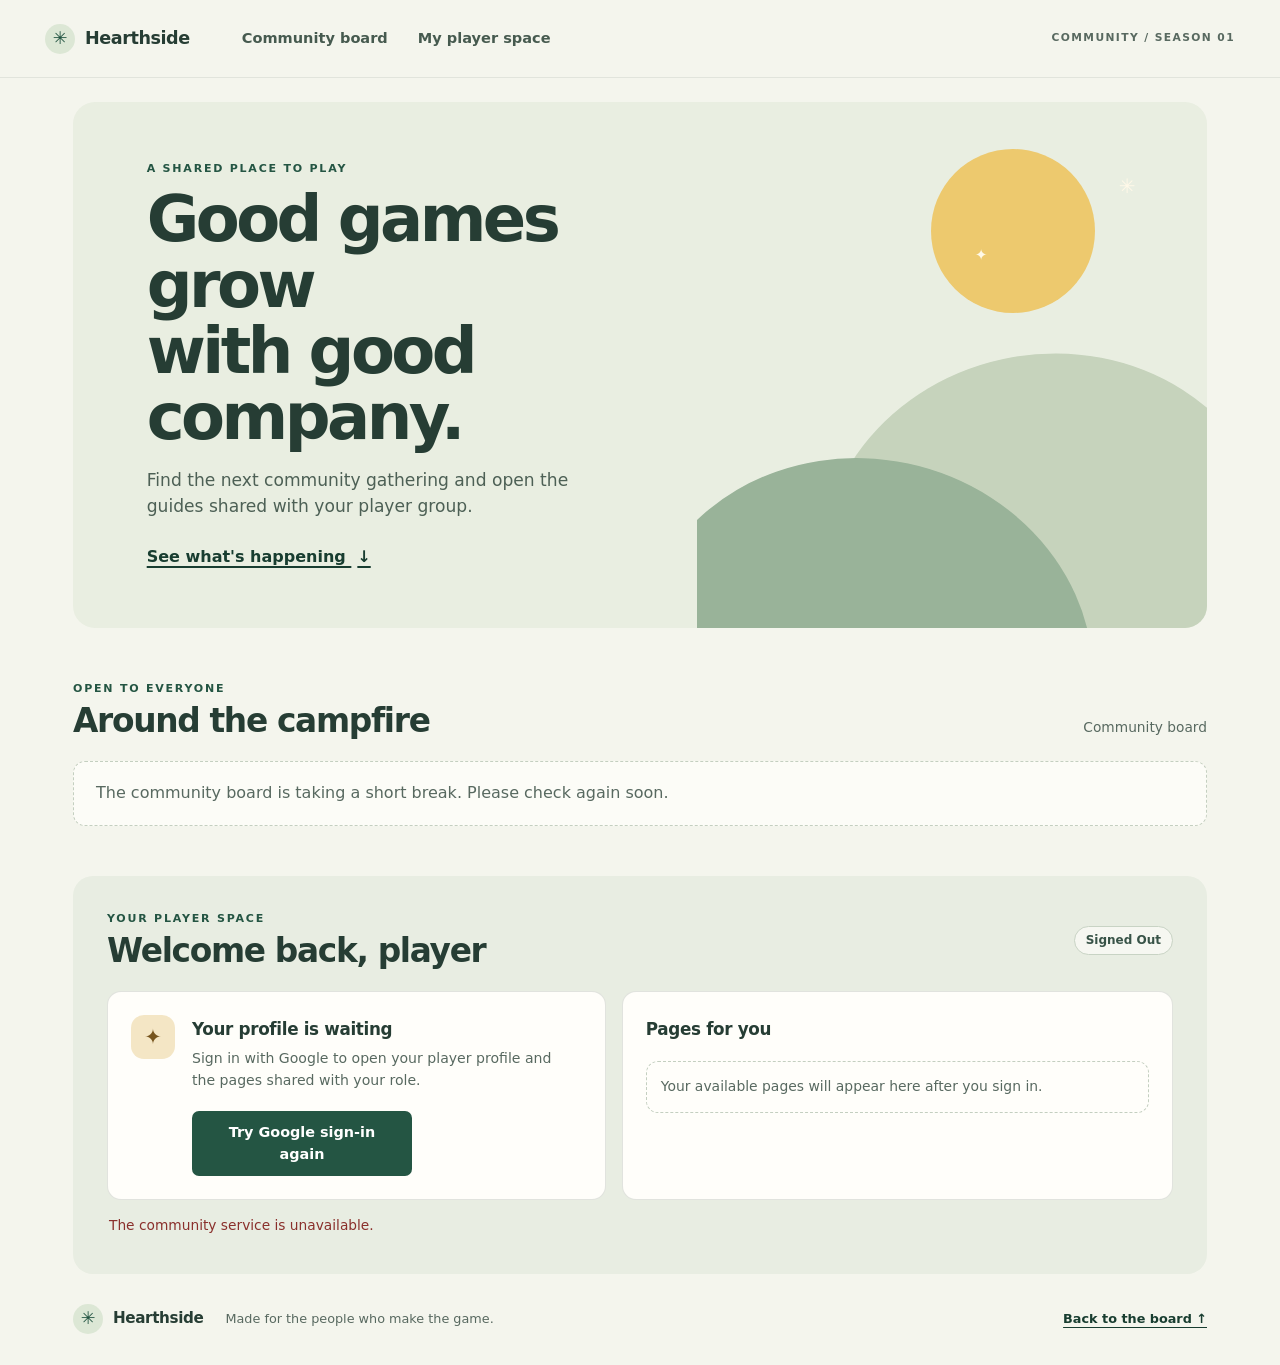
<file: index.html>
<!doctype html>
<html lang="en">
<head>
  <meta charset="utf-8">
  <meta name="viewport" content="width=device-width,initial-scale=1">
  <meta name="referrer" content="strict-origin-when-cross-origin">
  <meta name="theme-color" content="#f4f5ed">
  <title>Hearthside | Community tracker</title>
  <link rel="stylesheet" href="style.css?v=private-pages-1">
  <script src="config.js" defer></script>
  <script src="bridge.js?v=observed-origin-1" defer></script>
  <script src="page-frame.js" defer></script>
  <script src="app.js?v=private-pages-1" defer></script>
</head>
<body>
  <header class="site-header">
    <a class="brand" href="#home" aria-label="Community tracker home"><span class="brand-mark" aria-hidden="true">✳</span> Hearthside</a>
    <nav aria-label="Main navigation"><a href="#board">Community board</a><a href="#player">My player space</a></nav>
    <span class="season-tag">COMMUNITY / SEASON 01</span>
  </header>
  <main id="home">
    <section class="welcome" aria-labelledby="welcome-title">
      <div class="welcome-copy">
        <p class="eyebrow">A SHARED PLACE TO PLAY</p>
        <h1 id="welcome-title">Good games grow<br>with good company.</h1>
        <p class="intro">Find the next community gathering and open the guides shared with your player group.</p>
        <a class="text-link" href="#board">See what's happening <span aria-hidden="true">↓</span></a>
      </div>
      <div class="welcome-art" aria-hidden="true"><div class="sun"></div><div class="hill hill-back"></div><div class="hill hill-front"></div><span class="art-star star-one">✳</span><span class="art-star star-two">✦</span></div>
    </section>

    <section id="board" class="board section-block" aria-labelledby="board-title">
      <div class="section-heading"><div><p class="eyebrow">OPEN TO EVERYONE</p><h2 id="board-title">Around the campfire</h2></div><span class="section-note">Community board</span></div>
      <div id="public-board" class="event-grid" aria-live="polite"><p class="loading">Finding the latest community notes…</p></div>
    </section>

    <section id="player" class="player-space section-block" aria-labelledby="player-title">
      <div class="section-heading"><div><p class="eyebrow">YOUR PLAYER SPACE</p><h2 id="player-title">Welcome back, player</h2></div><span id="account-badge" class="account-badge">Signed out</span></div>
      <div class="player-grid">
        <div class="account-card">
          <div class="avatar" aria-hidden="true">✦</div>
          <div class="account-copy"><h3 id="account-name">Your profile is waiting</h3><p id="account-detail">Sign in with Google to open your player profile and the pages shared with your role.</p></div>
          <div class="account-actions"><div id="sign-in-slot" class="sign-in-slot"><button id="sign-in" class="button-primary" type="button" disabled>Preparing Google sign-in…</button><div id="google-button" class="google-button" aria-label="Google sign-in" hidden></div></div><button id="refresh-profile" class="button-secondary" type="button" hidden>Refresh profile</button><button id="sign-out" class="button-secondary" type="button" hidden>Sign out</button></div>
        </div>
        <div class="shared-pages"><div class="pages-heading"><h3>Pages for you</h3><span id="role-chip" class="role-chip" hidden></span></div><div id="page-list" class="page-list"><p class="empty-state">Your available pages will appear here after you sign in.</p></div></div>
      </div>
      <p id="status" class="status" role="status" aria-live="polite"></p>
      <div id="page-preview" class="page-preview" tabindex="-1" role="region" aria-label="Selected shared page" hidden></div>
    </section>
  </main>
  <footer><a class="brand footer-brand" href="#home"><span class="brand-mark" aria-hidden="true">✳</span> Hearthside</a><span>Made for the people who make the game.</span><a href="#board">Back to the board ↑</a></footer>
</body>
</html>
</file>
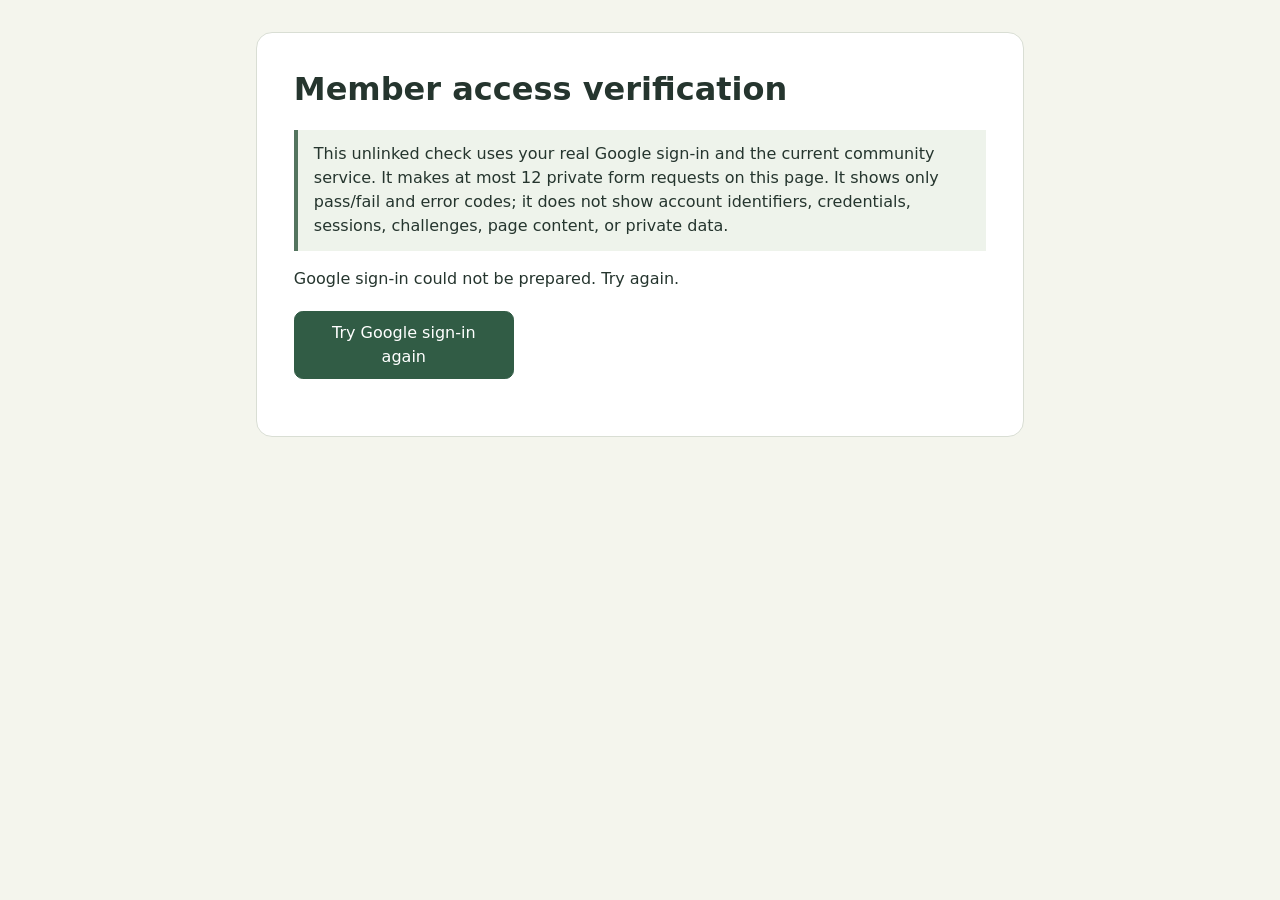
<file: access-verification.html>
<!doctype html>
<html lang="en">
<head>
  <meta charset="utf-8">
  <meta name="viewport" content="width=device-width, initial-scale=1">
  <meta name="referrer" content="strict-origin-when-cross-origin">
  <title>Member access verification</title>
  <style>
    :root { font: 16px/1.5 system-ui, sans-serif; color: #25352e; background: #f4f5ed; }
    body { max-width: 48rem; margin: 0 auto; padding: 2rem 1rem; }
    main { padding: clamp(1.2rem, 4vw, 2.3rem); border: 1px solid #d9ded4; border-radius: 1rem; background: white; }
    h1 { margin-top: 0; line-height: 1.2; }
    p { max-width: 68ch; }
    .note { padding: .8rem 1rem; border-left: .25rem solid #53745e; background: #eef3eb; }
    .sign-in-slot { width: 220px; min-height: 44px; margin: 1.25rem 0; }
    button, input { font: inherit; }
    button { min-height: 44px; padding: .55rem .85rem; border: 1px solid #315c45; border-radius: .55rem; color: white; background: #315c45; cursor: pointer; }
    button:disabled { opacity: .55; cursor: wait; }
    button:focus-visible, input:focus-visible { outline: 3px solid #c07828; outline-offset: 2px; }
    #retry { width: 220px; }
    label { display: block; margin: .9rem 0; font-weight: 600; }
    input { display: block; width: min(100%, 25rem); box-sizing: border-box; margin-top: .25rem; padding: .5rem; border: 1px solid #aab9aa; border-radius: .4rem; }
    ol { padding-left: 1.5rem; }
    li { margin: .4rem 0; }
    [hidden] { display: none !important; }
  </style>
  <script src="config.js"></script>
  <script src="bridge.js?v=observed-origin-1"></script>
</head>
<body>
  <main>
    <h1>Member access verification</h1>
    <p class="note">This unlinked check uses your real Google sign-in and the current community service. It makes at most 12 private form requests on this page. It shows only pass/fail and error codes; it does not show account identifiers, credentials, sessions, challenges, page content, or private data.</p>
    <p id="state" role="status" aria-live="polite">Preparing Google sign-in…</p>
    <div id="sign-in-slot" class="sign-in-slot">
      <button id="retry" type="button" disabled>Preparing Google sign-in…</button>
      <div id="google-button" hidden></div>
    </div>
    <section id="checks" hidden aria-label="Member verification inputs">
      <p>Enter the verified member subject, a different enrolled player's subject, and the seeded moderation item ID. These values stay in this page's memory for one run and are cleared from the fields before requests begin.</p>
      <label>Expected member subject<input id="expected-sub" type="password" autocomplete="off" spellcheck="false" inputmode="numeric"></label>
      <label>Other player's subject<input id="other-sub" type="password" autocomplete="off" spellcheck="false" inputmode="numeric"></label>
      <label>Moderation item ID<input id="queue-id" type="password" autocomplete="off" spellcheck="false"></label>
      <button id="run" type="button">Run member checks</button>
    </section>
    <ol id="results" aria-label="Verification results"></ol>
  </main>
  <script>
    (() => {
      'use strict';
      const maxPosts = 12;
      const fixedOrigins = new Set(['https://script.google.com', 'https://script.googleusercontent.com']);
      const state = document.getElementById('state');
      const retry = document.getElementById('retry');
      const googleButton = document.getElementById('google-button');
      const signInSlot = document.getElementById('sign-in-slot');
      const checks = document.getElementById('checks');
      const runButton = document.getElementById('run');
      const results = document.getElementById('results');
      const apiUrl = canonicalApiUrl();
      let posts = 0;
      let session = null;
      let pending = null;
      let gisPromise = null;
      let gisInitialized = false;
      let signInGeneration = 0;
      let signInDeadline = 0;
      let signInTimer = null;
      let signing = false;
      let runStarted = false;

      function say(value) { state.textContent = value; }
      function canonicalApiUrl() {
        try {
          const raw = window.TRACKER_CONFIG && window.TRACKER_CONFIG.apiUrl;
          const url = new URL(raw);
          const clientId = window.TRACKER_CONFIG && window.TRACKER_CONFIG.clientId;
          if (typeof raw !== 'string' || raw.length > 512 || url.href !== raw || url.origin !== 'https://script.google.com' ||
              url.username || url.password || url.search || url.hash || !/^\/macros\/s\/[A-Za-z0-9_-]+\/exec$/.test(url.pathname) ||
              typeof clientId !== 'string' || !/^[0-9]+-[a-z0-9-]+\.apps\.googleusercontent\.com$/.test(clientId)) return null;
          return url;
        } catch (_) { return null; }
      }
      function requestId() {
        const bytes = new Uint8Array(24);
        window.crypto.getRandomValues(bytes);
        return Array.from(bytes, (byte) => byte.toString(16).padStart(2, '0')).join('');
      }
      function challengePayload(challenge) {
        const body = challenge.split('.')[0].replace(/-/g, '+').replace(/_/g, '/');
        const value = JSON.parse(window.atob(body + '='.repeat((4 - body.length % 4) % 4)));
        if (!value || typeof value.nonce !== 'string' || !value.nonce || !Number.isInteger(value.exp)) throw new Error('PREPARE');
        return value;
      }
      async function challengeFor(op, id) {
        if (!apiUrl || !['exchange', 'profile', 'page.get', 'data.get', 'data.write'].includes(op)) throw new Error('PREPARE');
        const url = new URL(apiUrl.href);
        url.searchParams.set('op', 'app.challenge');
        url.searchParams.set('gameOp', op);
        url.searchParams.set('requestId', id);
        url.searchParams.set('callback', 'trackerCallback');
        const controller = new AbortController();
        const timer = window.setTimeout(() => controller.abort(), 15000);
        try {
          const response = await fetch(url.href, { method: 'GET', credentials: 'omit', mode: 'cors', redirect: 'follow',
            cache: 'no-store', referrerPolicy: 'no-referrer', signal: controller.signal });
          if (!response.ok || !fixedOrigins.has(new URL(response.url).origin) ||
              (response.headers.get('content-type') || '').split(';', 1)[0].trim().toLowerCase() !== 'text/javascript') throw new Error('PREPARE');
          const length = response.headers.get('content-length');
          if (length !== null && (!/^\d+$/.test(length.trim()) || Number(length) > 65536)) throw new Error('PREPARE');
          const text = await response.text();
          if (new TextEncoder().encode(text).byteLength > 65536) throw new Error('PREPARE');
          const match = /^\s*trackerCallback\((\{[\s\S]*\})\);\s*$/.exec(text);
          if (!match) throw new Error('PREPARE');
          const value = JSON.parse(match[1]);
          if (!value || typeof value !== 'object' || Array.isArray(value) || Object.keys(value).length !== 1 ||
              typeof value.challenge !== 'string' || value.challenge.length < 20 || value.challenge.length > 1600) throw new Error('PREPARE');
          return value.challenge;
        } catch (_) { throw new Error('PREPARE'); }
        finally { window.clearTimeout(timer); }
      }
      function closePending(entry) {
        if (entry.timer !== null) window.clearTimeout(entry.timer);
        entry.form.remove();
        entry.frame.remove();
        if (pending === entry) pending = null;
      }
      window.addEventListener('message', (event) => {
        const entry = pending;
        if (!entry || !window.TrackerBridge || !window.TrackerBridge.accepts(event, entry)) return;
        const answer = event.data;
        closePending(entry);
        entry.resolve(answer.ok ? { ok: true, data: answer.data } : { ok: false, error: answer.error });
      });
      function bridgePost(op, values, prepared) {
        if (!apiUrl || pending || posts >= maxPosts) return Promise.reject(new Error('LIMIT'));
        return (async () => {
          const id = prepared ? prepared.id : requestId();
          const challenge = prepared ? prepared.challenge : await challengeFor(op, id);
          if (posts >= maxPosts) throw new Error('LIMIT');
          return new Promise((resolve, reject) => {
            const frame = document.createElement('iframe');
            frame.name = `member-verify-${id}`;
            frame.title = 'Hidden member verification response';
            frame.hidden = true;
            frame.setAttribute('aria-hidden', 'true');
            frame.tabIndex = -1;
            const form = document.createElement('form');
            form.method = 'POST';
            form.enctype = 'application/x-www-form-urlencoded';
            form.action = apiUrl.href;
            form.target = frame.name;
            form.hidden = true;
            const fields = { app: 'game', gameOp: op, requestId: id, challenge, ...values };
            const inputs = [];
            for (const [name, value] of Object.entries(fields)) {
              if (typeof value !== 'string') { reject(new Error('PREPARE')); return; }
              const input = document.createElement('input');
              input.type = 'hidden'; input.name = name; input.value = value;
              form.appendChild(input); inputs.push(input);
            }
            const entry = { requestId: id, frame, form, resolve, timer: null };
            entry.timer = window.setTimeout(() => { closePending(entry); reject(new Error('TIMEOUT')); }, 25000);
            pending = entry;
            document.body.append(frame, form);
            try {
              posts += 1;
              form.submit();
            } catch (_) {
              closePending(entry);
              reject(new Error('TRANSPORT'));
            } finally {
              for (const input of inputs) { input.value = ''; input.remove(); }
              for (const key of Object.keys(fields)) fields[key] = '';
            }
          });
        })();
      }
      function loadGIS() {
        if (window.google && window.google.accounts && window.google.accounts.id) return Promise.resolve();
        if (gisPromise) return gisPromise;
        gisPromise = new Promise((resolve, reject) => {
          const script = document.createElement('script');
          script.src = 'https://accounts.google.com/gsi/client';
          script.async = true; script.defer = true;
          script.onload = resolve;
          script.onerror = () => { gisPromise = null; script.remove(); reject(new Error('GIS')); };
          document.head.appendChild(script);
        });
        return gisPromise;
      }
      function retireSignIn(message) {
        signInGeneration += 1;
        signInDeadline = 0;
        if (signInTimer !== null) window.clearTimeout(signInTimer);
        signInTimer = null;
        googleButton.replaceChildren();
        googleButton.hidden = true;
        retry.hidden = Boolean(session);
        retry.disabled = false;
        retry.textContent = gisInitialized ? 'Refresh sign-in' : 'Try Google sign-in again';
        if (message) say(message);
      }
      async function prepareSignIn() {
        if (signing || session) return;
        if (gisInitialized) { window.location.reload(); return; }
        signing = true;
        const generation = ++signInGeneration;
        retry.disabled = true;
        retry.textContent = 'Preparing Google sign-in…';
        retry.hidden = false;
        googleButton.hidden = true;
        try {
          const id = requestId();
          const challenge = await challengeFor('exchange', id);
          await loadGIS();
          if (generation !== signInGeneration || session) return;
          const payload = challengePayload(challenge);
          const freshForMs = Math.min(240000, payload.exp * 1000 - Date.now() - 45000);
          if (freshForMs <= 0) throw new Error('PREPARE');
          signInDeadline = Date.now() + freshForMs;
          gisInitialized = true;
          window.google.accounts.id.initialize({ client_id: window.TRACKER_CONFIG.clientId, nonce: payload.nonce,
            auto_select: false, callback: async (response) => {
              if (generation !== signInGeneration || session || signing || Date.now() >= signInDeadline) {
                if (response && typeof response.credential === 'string') response.credential = '';
                if (generation === signInGeneration && !session && !signing) retireSignIn('Sign-in preparation expired. Refresh sign-in.');
                return;
              }
              if (signInTimer !== null) window.clearTimeout(signInTimer);
              signInTimer = null;
              signing = true;
              googleButton.replaceChildren(); googleButton.hidden = true;
              let credential = response && typeof response.credential === 'string' ? response.credential : '';
              if (response && typeof response.credential === 'string') response.credential = '';
              try {
                if (!credential) throw new Error('IDENTITY');
                const answer = await bridgePost('exchange', { credential }, { id, challenge });
                credential = '';
                if (!answer.ok || !answer.data || typeof answer.data.session !== 'string') throw new Error('IDENTITY');
                session = answer.data.session;
                signInSlot.hidden = true;
                checks.hidden = false;
                say('Google identity verified. Enter the three verification values, then run the bounded checks.');
              } catch (_) {
                session = null;
                say('Identity exchange did not produce an enrolled session. Refresh sign-in to retry.');
              } finally {
                credential = '';
                retireSignIn();
                signing = false;
              }
            } });
          window.google.accounts.id.renderButton(googleButton, { theme: 'outline', size: 'large', shape: 'pill', text: 'signin_with', width: 220 });
          retry.hidden = true;
          googleButton.hidden = false;
          signInTimer = window.setTimeout(() => {
            if (generation === signInGeneration && !session && !signing) retireSignIn('Sign-in preparation expired. Refresh sign-in.');
          }, freshForMs);
          say('Choose your Google account to prepare the member checks.');
        } catch (_) { retireSignIn('Google sign-in could not be prepared. Try again.'); }
        finally { signing = false; }
      }
      function retireExpiredSignIn() {
        if (signInDeadline && Date.now() >= signInDeadline && !session && !signing) retireSignIn('Sign-in preparation expired. Refresh sign-in.');
      }
      function validSubject(value) { return /^[A-Za-z0-9_-]{1,128}$/.test(value); }
      function result(name, passed, observed) {
        const item = document.createElement('li');
        item.textContent = `${name}: ${passed ? 'PASS' : 'STOP'} (${observed})`;
        results.appendChild(item);
      }
      function safeCode(answer) {
        if (answer.ok) return 'OK';
        return typeof answer.error === 'string' && /^[A-Z_]{1,40}$/.test(answer.error) ? answer.error : 'UNEXPECTED';
      }
      async function expect(name, op, values, expectedCode) {
        const answer = await bridgePost(op, { session, ...values });
        const observed = safeCode(answer);
        const pass = observed === expectedCode;
        result(name, pass, observed);
        if (!pass) throw new Error('STOP');
        return answer;
      }
      async function runChecks() {
        if (runStarted || !session) return;
        const expected = document.getElementById('expected-sub').value.trim();
        const other = document.getElementById('other-sub').value.trim();
        const queueId = document.getElementById('queue-id').value.trim();
        document.getElementById('expected-sub').value = '';
        document.getElementById('other-sub').value = '';
        document.getElementById('queue-id').value = '';
        if (!validSubject(expected) || !validSubject(other) || expected === other || !/^[A-Za-z0-9_-]{1,40}$/.test(queueId)) {
          say('Verification values were invalid. Re-enter them to run the checks.');
          return;
        }
        runStarted = true;
        runButton.disabled = true;
        checks.hidden = true;
        say('Running bounded member checks…');
        try {
          const id = requestId();
          const challenge = await challengeFor('profile', id);
          const profile = await bridgePost('profile', { session }, { id, challenge });
          const own = profile.ok && profile.data && profile.data.profile;
          const identityMatches = own && own.sub === expected && own.role === 'member';
          result('Verified member profile', Boolean(identityMatches), identityMatches ? 'OK' : (profile.ok ? 'ACCOUNT_MISMATCH' : safeCode(profile)));
          if (!identityMatches) throw new Error('STOP');
          const replay = await bridgePost('profile', { session }, { id, challenge });
          const replayCode = safeCode(replay);
          result('Used challenge replay', replayCode === 'REPLAY', replayCode);
          if (replayCode !== 'REPLAY') throw new Error('STOP');
          const ownData = await bridgePost('data.get', { session, pageId: 'profile' });
          const ownProfile = ownData.ok && ownData.data && ownData.data.profile;
          const ownValid = ownProfile && ownProfile.sub === expected && Number.isInteger(ownProfile.version) &&
            ownProfile.version >= 1 && ownProfile.version <= 999999999 && typeof ownProfile.currentGoal === 'string' && ownProfile.currentGoal.length <= 300;
          result('Own profile data and version', Boolean(ownValid), ownValid ? 'OK' : (ownData.ok ? 'PROFILE_MISMATCH' : safeCode(ownData)));
          if (!ownValid) throw new Error('STOP');
          await expect('Moderation page denied', 'page.get', { pageId: 'moderation' }, 'DENIED');
          await expect('Moderation data denied', 'data.get', { pageId: 'moderation' }, 'DENIED');
          await expect('Moderation status write denied', 'data.write',
            { pageId: 'moderation', objectId: queueId, status: 'resolved', expectedVersion: '1' }, 'DENIED');
          await expect('Unknown page denied', 'page.get', { pageId: 'not-a-real-page' }, 'DENIED');
          await expect('Other player data denied', 'data.get', { pageId: 'profile', objectId: other }, 'DENIED');
          await expect('Other player goal write denied', 'data.write',
            { pageId: 'profile', objectId: other, currentGoal: 'Access verification probe.', expectedVersion: '1' }, 'DENIED');
          const staleVersion = ownProfile.version === 1 ? '999999999' : '1';
          await expect('Stale own goal write rejected', 'data.write',
            { pageId: 'profile', currentGoal: ownProfile.currentGoal, expectedVersion: staleVersion }, 'CONFLICT');
          const parts = session.split('.');
          if (parts.length !== 2 || !parts[1]) throw new Error('STOP');
          const badSession = `${parts[0]}.${parts[1][0] === 'A' ? 'B' : 'A'}${parts[1].slice(1)}`;
          const tampered = await bridgePost('profile', { session: badSession });
          const tamperedCode = safeCode(tampered);
          result('Tampered session denied', tamperedCode === 'INVALID_SESSION', tamperedCode);
          if (tamperedCode !== 'INVALID_SESSION') throw new Error('STOP');
          say('Member checks completed. Only status codes were displayed.');
        } catch (_) {
          say('Checks stopped at the first unexpected result or transport error. No further requests were sent.');
        } finally { session = null; }
      }
      retry.addEventListener('click', prepareSignIn);
      runButton.addEventListener('click', () => { void runChecks(); });
      window.addEventListener('focus', retireExpiredSignIn);
      window.addEventListener('pageshow', retireExpiredSignIn);
      document.addEventListener('visibilitychange', retireExpiredSignIn);
      if (!apiUrl || !window.TrackerBridge || !window.crypto || !window.crypto.getRandomValues) {
        retry.disabled = true;
        say('This verification page is not configured for the community service.');
      } else { void prepareSignIn(); }
    })();
  </script>
</body>
</html>
</file>
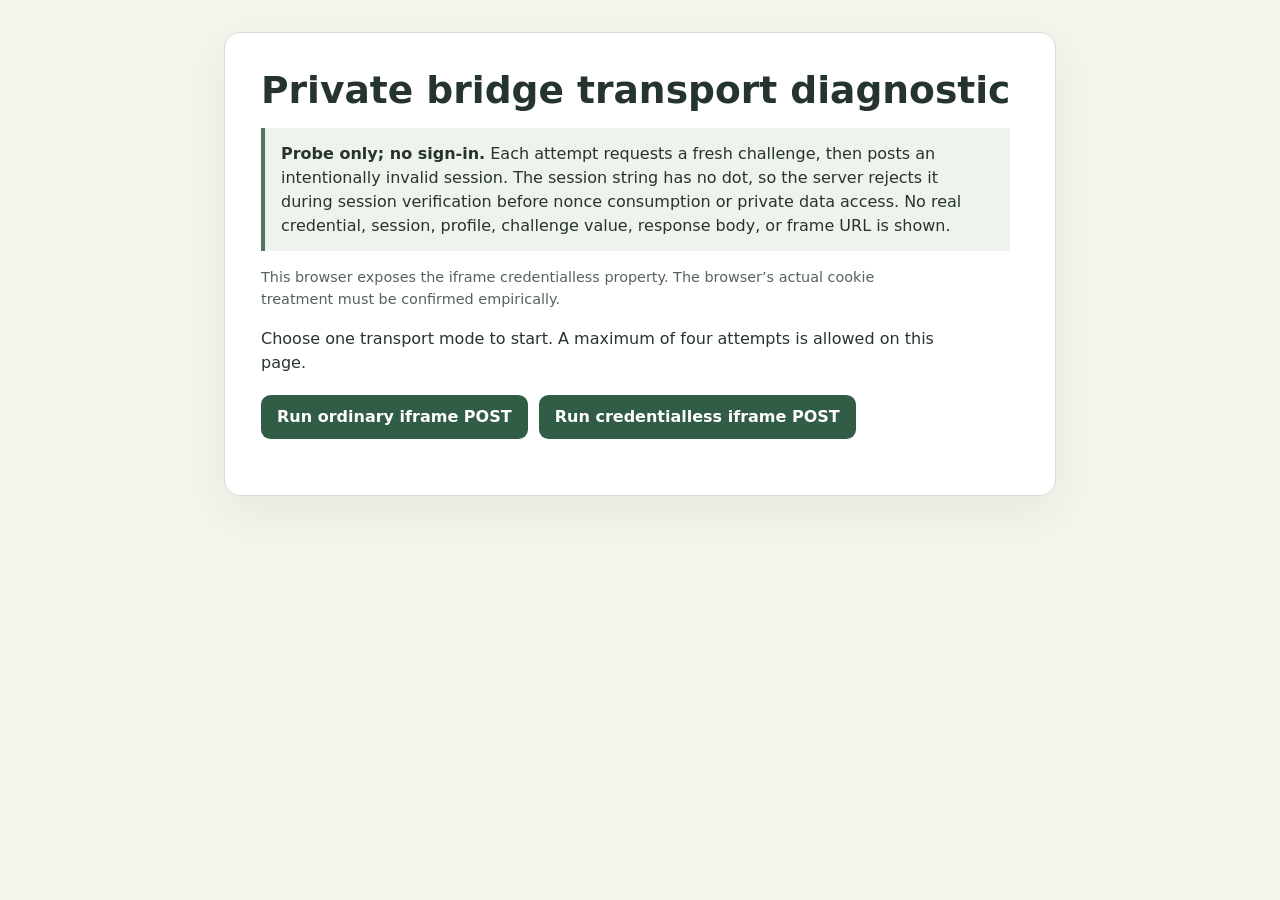
<file: private-bridge-diagnostic.html>
<!doctype html>
<html lang="en">
<head>
  <meta charset="utf-8">
  <meta name="viewport" content="width=device-width,initial-scale=1">
  <meta name="referrer" content="no-referrer">
  <meta name="color-scheme" content="light">
  <title>Private bridge transport diagnostic</title>
  <style>
    :root { color-scheme: light; font: 16px/1.5 system-ui, sans-serif; color: #25352e; background: #f4f5ed; }
    body { max-width: 52rem; margin: 0 auto; padding: 2rem 1rem 4rem; }
    main { background: #fff; border: 1px solid #d9ded4; border-radius: 1rem; padding: clamp(1.25rem, 4vw, 2.25rem); box-shadow: 0 1rem 3rem #24382c12; }
    h1 { margin: 0 0 .5rem; font-size: clamp(1.7rem, 5vw, 2.35rem); line-height: 1.15; }
    p { max-width: 70ch; }
    .note { padding: .85rem 1rem; border-left: .25rem solid #53745e; background: #eef3eb; }
    .actions { display: flex; flex-wrap: wrap; gap: .7rem; margin: 1.25rem 0; }
    button { min-height: 2.8rem; border: 0; border-radius: .6rem; padding: .65rem 1rem; color: #fff; background: #315c45; font: inherit; font-weight: 650; cursor: pointer; }
    button:focus-visible { outline: 3px solid #c07828; outline-offset: 3px; }
    button:disabled { cursor: not-allowed; opacity: .55; }
    #state { min-height: 1.5em; }
    #support { color: #53645a; font-size: .9rem; }
    .results { display: grid; gap: .8rem; margin-top: 1.25rem; }
    article { border: 1px solid #d9ded4; border-radius: .65rem; padding: 1rem; overflow-wrap: anywhere; }
    article h2 { margin: 0 0 .5rem; font-size: 1.05rem; }
    pre { margin: 0; white-space: pre-wrap; font: .85rem/1.5 ui-monospace, SFMono-Regular, Consolas, monospace; }
  </style>
  <script src="config.js"></script>
  <script src="bridge.js"></script>
</head>
<body>
  <main>
    <h1>Private bridge transport diagnostic</h1>
    <p class="note"><strong>Probe only; no sign-in.</strong> Each attempt requests a fresh challenge, then posts an intentionally invalid session. The session string has no dot, so the server rejects it during session verification before nonce consumption or private data access. No real credential, session, profile, challenge value, response body, or frame URL is shown.</p>
    <p id="support" role="status"></p>
    <p id="state" role="status" aria-live="polite">Choose one transport mode to start. A maximum of four attempts is allowed on this page.</p>
    <div class="actions">
      <button id="ordinary" type="button">Run ordinary iframe POST</button>
      <button id="credentialless" type="button">Run credentialless iframe POST</button>
    </div>
    <section id="results" class="results" aria-label="Safe transport results"></section>
  </main>
  <script>
    (() => {
      'use strict';
      const allowedResponseOrigins = new Set(['https://script.google.com', 'https://script.googleusercontent.com']);
      const maxAttempts = 4;
      const challengeTimeoutMs = 15000;
      const responseTimeoutMs = 25000;
      const apiUrl = canonicalApiUrl();
      const ordinaryButton = document.getElementById('ordinary');
      const credentiallessButton = document.getElementById('credentialless');
      const support = document.getElementById('support');
      const state = document.getElementById('state');
      const results = document.getElementById('results');
      const probeFrame = document.createElement('iframe');
      const credentiallessSupported = 'credentialless' in probeFrame;
      let attempts = 0;
      let activeAttempt = null;

      support.textContent = credentiallessSupported
        ? 'This browser exposes the iframe credentialless property. The browser’s actual cookie treatment must be confirmed empirically.'
        : 'Credentialless iframe mode is unsupported in this browser; that control is disabled.';
      credentiallessButton.disabled = !credentiallessSupported || !apiUrl;
      ordinaryButton.disabled = !apiUrl;
      if (!apiUrl) state.textContent = 'The public API URL is not in the expected canonical form; no request can be made.';

      function canonicalApiUrl() {
        try {
          const raw = window.TRACKER_CONFIG && window.TRACKER_CONFIG.apiUrl;
          if (typeof raw !== 'string' || raw.length > 512) return null;
          const url = new URL(raw);
          if (url.href !== raw || url.origin !== 'https://script.google.com' || url.username || url.password || url.search || url.hash ||
              !/^\/macros\/s\/[A-Za-z0-9_-]+\/exec$/.test(url.pathname)) return null;
          return url;
        } catch (_) {
          return null;
        }
      }

      function randomRequestId() {
        if (!window.crypto || typeof window.crypto.getRandomValues !== 'function') throw new Error('Secure randomness is unavailable.');
        const bytes = new Uint8Array(24);
        window.crypto.getRandomValues(bytes);
        return Array.from(bytes, (byte) => byte.toString(16).padStart(2, '0')).join('');
      }

      function readChallengeResponse(response) {
        const contentType = (response.headers.get('content-type') || '').split(';', 1)[0].trim().toLowerCase();
        if (contentType !== 'text/javascript') throw new Error('Unexpected response type.');
        const finalOrigin = new URL(response.url).origin;
        if (!allowedResponseOrigins.has(finalOrigin)) throw new Error('Unexpected response origin.');
        const contentLength = response.headers.get('content-length');
        if (contentLength !== null && (!/^\d+$/.test(String(contentLength).trim()) || Number(contentLength) > 65536)) {
          throw new Error('Unexpected response size.');
        }
        return response.text().then((text) => {
          if (typeof text !== 'string' || new TextEncoder().encode(text).byteLength > 65536) throw new Error('Unexpected response size.');
          const match = /^\s*trackerCallback\((\{[\s\S]*\})\);\s*$/.exec(text);
          if (!match) throw new Error('Unexpected challenge response.');
          const payload = JSON.parse(match[1]);
          if (!payload || typeof payload !== 'object' || Array.isArray(payload) || Object.keys(payload).length !== 1 ||
              typeof payload.challenge !== 'string' || !payload.challenge || payload.challenge.length > 2048) {
            throw new Error('Unexpected challenge response.');
          }
          return payload.challenge;
        });
      }

      function freshChallenge(requestId) {
        const url = new URL(apiUrl.href);
        url.searchParams.set('op', 'app.challenge');
        url.searchParams.set('gameOp', 'profile');
        url.searchParams.set('requestId', requestId);
        url.searchParams.set('callback', 'trackerCallback');
        return new Promise((resolve, reject) => {
          if (typeof AbortController !== 'function') return reject(new Error('AbortController is unavailable.'));
          const controller = new AbortController();
          let timer = null;
          let settled = false;
          const finish = (error, value) => {
            if (settled) return;
            settled = true;
            if (timer !== null) window.clearTimeout(timer);
            if (error) reject(error); else resolve(value);
          };
          timer = window.setTimeout(() => {
            controller.abort();
            finish(new Error('Challenge request timed out.'));
          }, challengeTimeoutMs);
          Promise.resolve().then(() => window.fetch(url.href, {
            method: 'GET',
            credentials: 'omit',
            mode: 'cors',
            redirect: 'follow',
            cache: 'no-store',
            referrerPolicy: 'no-referrer',
            signal: controller.signal
          })).then((response) => {
            if (!response || !response.ok) throw new Error('Challenge request failed.');
            return readChallengeResponse(response);
          }).then((challenge) => finish(null, challenge)).catch(() => {
            if (!settled) finish(new Error('Challenge request failed.'));
          });
        });
      }

      function exactResponseEnvelope(message, requestId) {
        if (!message || typeof message !== 'object' || Array.isArray(message) || message.type !== 'tracker-response' ||
            message.v !== 1 || message.requestId !== requestId || typeof message.ok !== 'boolean') return false;
        const keys = message.ok ? ['type', 'v', 'requestId', 'ok', 'data'] : ['type', 'v', 'requestId', 'ok', 'error'];
        return Object.keys(message).length === keys.length && keys.every((key) => Object.prototype.hasOwnProperty.call(message, key));
      }

      function safeOrigin(origin) {
        return typeof origin === 'string' ? origin.slice(0, 200) : '';
      }

      function safeErrorCode(message) {
        return typeof message.error === 'string' && /^[A-Z_]{1,40}$/.test(message.error) ? message.error : null;
      }

      function resultRecord(entry, values) {
        return Object.assign({
          mode: entry.mode,
          credentiallessSupported,
          iframeLoadCount: entry.loadCount
        }, values || {});
      }

      function showResult(record) {
        const article = document.createElement('article');
        const heading = document.createElement('h2');
        heading.textContent = `Attempt ${attempts}: ${record.mode}`;
        const pre = document.createElement('pre');
        pre.textContent = JSON.stringify(record, null, 2);
        article.append(heading, pre);
        results.append(article);
      }

      function updateButtons() {
        const disabled = Boolean(activeAttempt) || attempts >= maxAttempts || !apiUrl;
        ordinaryButton.disabled = disabled;
        credentiallessButton.disabled = disabled || !credentiallessSupported;
      }

      function cleanup(entry) {
        if (entry.timer !== null) window.clearTimeout(entry.timer);
        if (entry.form) entry.form.remove();
        if (entry.frame) entry.frame.remove();
        if (activeAttempt === entry) activeAttempt = null;
        updateButtons();
      }

      function finishAttempt(entry, record) {
        if (activeAttempt !== entry) return;
        cleanup(entry);
        showResult(record);
        state.textContent = attempts >= maxAttempts
          ? 'This page has reached its four-attempt limit. Reload to begin a new bounded diagnostic session.'
          : 'Attempt finished. Choose a transport mode to run another probe.';
      }

      function handleMessage(event) {
        const entry = activeAttempt;
        if (!entry || !entry.frame || !entry.requestId || !exactResponseEnvelope(event.data, entry.requestId)) return;
        const sourceAncestry = window.TrackerBridge.sourceDescendsFrom(event.source, entry.frame.contentWindow);
        if (!sourceAncestry) return;
        const bridgeAccepts = window.TrackerBridge.accepts(event, entry);
        const message = event.data;
        const safe = {
          eventOrigin: safeOrigin(event.origin),
          sourceAncestry,
          bridgeAccepts,
          ok: message.ok,
          errorCode: message.ok ? null : safeErrorCode(message)
        };
        if (!bridgeAccepts) {
          entry.lastRejected = safe;
          return;
        }
        finishAttempt(entry, resultRecord(entry, safe));
      }

      window.addEventListener('message', handleMessage);

      function submitProbe(entry, challenge) {
        const frame = document.createElement('iframe');
        frame.name = `private-probe-${attempts}-${entry.requestId}`;
        frame.title = 'Hidden private bridge diagnostic response';
        frame.hidden = true;
        frame.tabIndex = -1;
        frame.setAttribute('aria-hidden', 'true');
        if (entry.mode === 'credentialless') {
          if (!('credentialless' in frame)) throw new Error('Credentialless iframe support is unavailable.');
          frame.credentialless = true;
          frame.setAttribute('credentialless', '');
          if (frame.credentialless !== true) throw new Error('Credentialless iframe mode could not be set.');
        }
        const form = document.createElement('form');
        form.method = 'POST';
        form.enctype = 'application/x-www-form-urlencoded';
        form.action = apiUrl.href;
        form.target = frame.name;
        form.hidden = true;
        const fields = {
          app: 'game',
          gameOp: 'profile',
          requestId: entry.requestId,
          challenge,
          session: `invalid-probe-session-v1-${entry.requestId}`
        };
        const inputs = [];
        for (const [name, value] of Object.entries(fields)) {
          const input = document.createElement('input');
          input.type = 'hidden';
          input.name = name;
          input.value = value;
          form.appendChild(input);
          inputs.push(input);
        }
        entry.frame = frame;
        entry.form = form;
        frame.addEventListener('load', () => { entry.loadCount += 1; });
        entry.timer = window.setTimeout(() => {
          const base = resultRecord(entry, { result: 'timeout' });
          const details = entry.lastRejected ? Object.assign(base, entry.lastRejected) : base;
          finishAttempt(entry, details);
        }, responseTimeoutMs);
        document.body.append(frame, form);
        try {
          form.submit();
          for (const input of inputs) {
            input.value = '';
            input.remove();
          }
          fields.challenge = '';
          fields.session = '';
          challenge = '';
        } catch (_) {
          for (const input of inputs) {
            input.value = '';
            input.remove();
          }
          finishAttempt(entry, resultRecord(entry, { result: 'submit-failed' }));
        }
      }

      async function run(mode) {
        if (activeAttempt || attempts >= maxAttempts || !apiUrl) return;
        if (mode === 'credentialless' && !credentiallessSupported) return;
        attempts += 1;
        const entry = {
          mode,
          requestId: null,
          frame: null,
          form: null,
          timer: null,
          loadCount: 0,
          lastRejected: null
        };
        activeAttempt = entry;
        updateButtons();
        state.textContent = `Attempt ${attempts} of ${maxAttempts}: requesting a fresh public challenge…`;
        try {
          entry.requestId = randomRequestId();
          const challenge = await freshChallenge(entry.requestId);
          if (activeAttempt !== entry) return;
          state.textContent = `Attempt ${attempts} of ${maxAttempts}: waiting for the invalid-session response…`;
          submitProbe(entry, challenge);
        } catch (_) {
          finishAttempt(entry, resultRecord(entry, { stage: 'challenge', result: 'unavailable' }));
        }
      }

      ordinaryButton.addEventListener('click', () => { void run('ordinary'); });
      credentiallessButton.addEventListener('click', () => { void run('credentialless'); });
      updateButtons();
    })();
  </script>
</body>
</html>
</file>
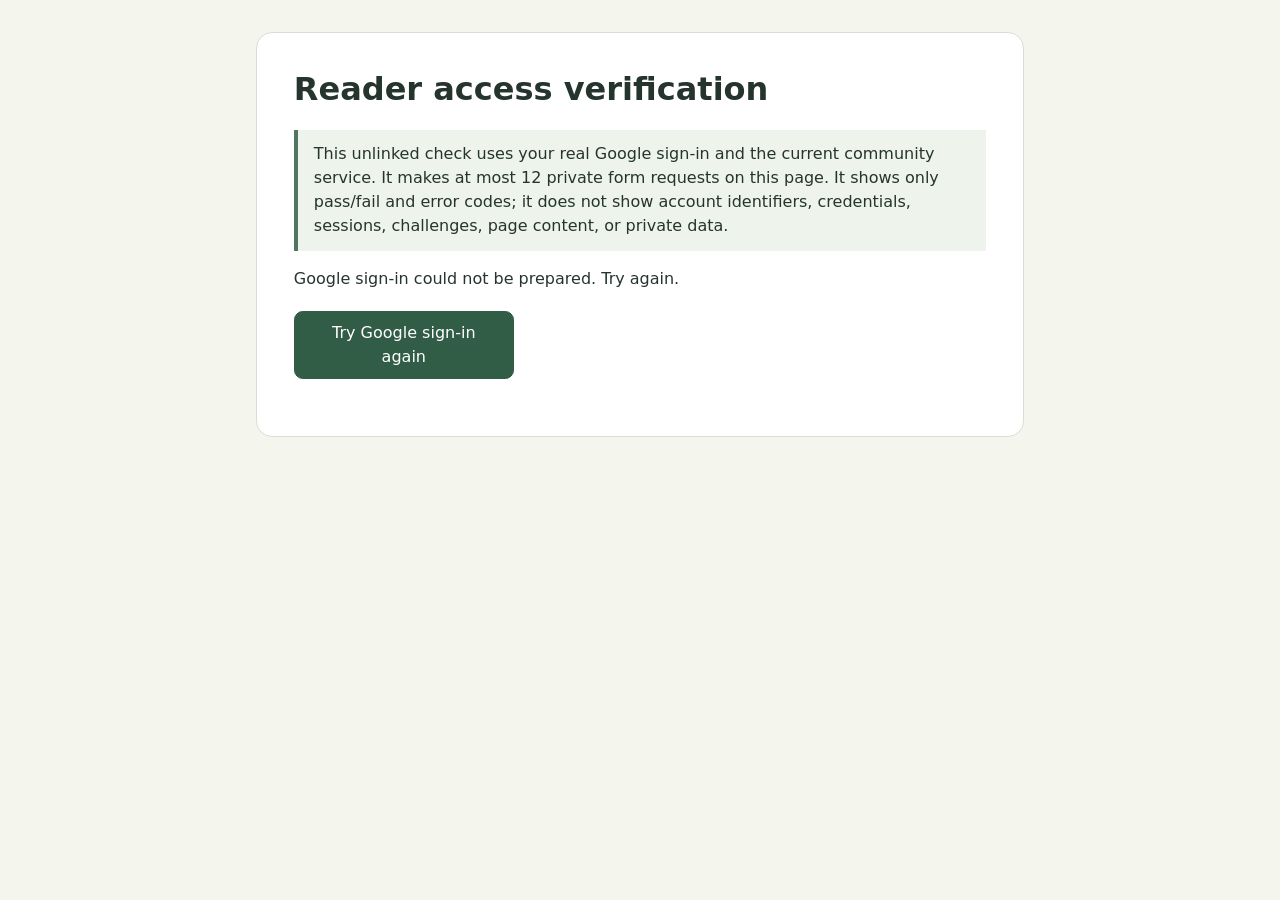
<file: reader-verification.html>
<!doctype html>
<html lang="en">
<head>
  <meta charset="utf-8">
  <meta name="viewport" content="width=device-width, initial-scale=1">
  <meta name="referrer" content="no-referrer">
  <title>Reader access verification</title>
  <style>
    :root { font: 16px/1.5 system-ui, sans-serif; color: #25352e; background: #f4f5ed; }
    body { max-width: 48rem; margin: 0 auto; padding: 2rem 1rem; }
    main { padding: clamp(1.2rem, 4vw, 2.3rem); border: 1px solid #d9ded4; border-radius: 1rem; background: white; }
    h1 { margin-top: 0; line-height: 1.2; }
    p { max-width: 68ch; }
    .note { padding: .8rem 1rem; border-left: .25rem solid #53745e; background: #eef3eb; }
    .sign-in-slot { width: 220px; min-height: 44px; margin: 1.25rem 0; }
    button, input { font: inherit; }
    button { min-height: 44px; padding: .55rem .85rem; border: 1px solid #315c45; border-radius: .55rem; color: white; background: #315c45; cursor: pointer; }
    button:disabled { opacity: .55; cursor: wait; }
    button:focus-visible, input:focus-visible { outline: 3px solid #c07828; outline-offset: 2px; }
    #retry { width: 220px; }
    label { display: block; margin: .9rem 0; font-weight: 600; }
    input { display: block; width: min(100%, 25rem); box-sizing: border-box; margin-top: .25rem; padding: .5rem; border: 1px solid #aab9aa; border-radius: .4rem; }
    ol { padding-left: 1.5rem; }
    li { margin: .4rem 0; }
    [hidden] { display: none !important; }
  </style>
  <script src="config.js"></script>
  <script src="bridge.js?v=observed-origin-1"></script>
</head>
<body>
  <main>
    <h1>Reader access verification</h1>
    <p class="note">This unlinked check uses your real Google sign-in and the current community service. It makes at most 12 private form requests on this page. It shows only pass/fail and error codes; it does not show account identifiers, credentials, sessions, challenges, page content, or private data.</p>
    <p id="state" role="status" aria-live="polite">Preparing Google sign-in…</p>
    <div id="sign-in-slot" class="sign-in-slot">
      <button id="retry" type="button" disabled>Preparing Google sign-in…</button>
      <div id="google-button" hidden></div>
    </div>
    <section id="checks" hidden aria-label="Reader verification inputs">
      <p>Enter the verified reader subject, a different enrolled player's subject, and the seeded moderation item ID. These values stay in this page's memory for one run and are cleared from the fields before requests begin.</p>
      <label>Expected reader subject<input id="expected-sub" type="password" autocomplete="off" spellcheck="false" inputmode="numeric"></label>
      <label>Other player's subject<input id="other-sub" type="password" autocomplete="off" spellcheck="false" inputmode="numeric"></label>
      <label>Moderation item ID<input id="queue-id" type="password" autocomplete="off" spellcheck="false"></label>
      <button id="run" type="button">Run reader checks</button>
    </section>
    <ol id="results" aria-label="Verification results"></ol>
  </main>
  <script>
    (() => {
      'use strict';
      const maxPosts = 12;
      const fixedOrigins = new Set(['https://script.google.com', 'https://script.googleusercontent.com']);
      const state = document.getElementById('state');
      const retry = document.getElementById('retry');
      const googleButton = document.getElementById('google-button');
      const signInSlot = document.getElementById('sign-in-slot');
      const checks = document.getElementById('checks');
      const runButton = document.getElementById('run');
      const results = document.getElementById('results');
      const apiUrl = canonicalApiUrl();
      let posts = 0;
      let session = null;
      let pending = null;
      let gisPromise = null;
      let gisInitialized = false;
      let signInGeneration = 0;
      let signInDeadline = 0;
      let signInTimer = null;
      let signing = false;
      let runStarted = false;

      function say(value) { state.textContent = value; }
      function canonicalApiUrl() {
        try {
          const raw = window.TRACKER_CONFIG && window.TRACKER_CONFIG.apiUrl;
          const url = new URL(raw);
          const clientId = window.TRACKER_CONFIG && window.TRACKER_CONFIG.clientId;
          if (typeof raw !== 'string' || raw.length > 512 || url.href !== raw || url.origin !== 'https://script.google.com' ||
              url.username || url.password || url.search || url.hash || !/^\/macros\/s\/[A-Za-z0-9_-]+\/exec$/.test(url.pathname) ||
              typeof clientId !== 'string' || !/^[0-9]+-[a-z0-9-]+\.apps\.googleusercontent\.com$/.test(clientId)) return null;
          return url;
        } catch (_) { return null; }
      }
      function requestId() {
        const bytes = new Uint8Array(24);
        window.crypto.getRandomValues(bytes);
        return Array.from(bytes, (byte) => byte.toString(16).padStart(2, '0')).join('');
      }
      function challengePayload(challenge) {
        const body = challenge.split('.')[0].replace(/-/g, '+').replace(/_/g, '/');
        const value = JSON.parse(window.atob(body + '='.repeat((4 - body.length % 4) % 4)));
        if (!value || typeof value.nonce !== 'string' || !value.nonce || !Number.isInteger(value.exp)) throw new Error('PREPARE');
        return value;
      }
      async function challengeFor(op, id) {
        if (!apiUrl || !['exchange', 'profile', 'page.get', 'data.get', 'data.write'].includes(op)) throw new Error('PREPARE');
        const url = new URL(apiUrl.href);
        url.searchParams.set('op', 'app.challenge');
        url.searchParams.set('gameOp', op);
        url.searchParams.set('requestId', id);
        url.searchParams.set('callback', 'trackerCallback');
        const controller = new AbortController();
        const timer = window.setTimeout(() => controller.abort(), 15000);
        try {
          const response = await fetch(url.href, { method: 'GET', credentials: 'omit', mode: 'cors', redirect: 'follow',
            cache: 'no-store', referrerPolicy: 'no-referrer', signal: controller.signal });
          if (!response.ok || !fixedOrigins.has(new URL(response.url).origin) ||
              (response.headers.get('content-type') || '').split(';', 1)[0].trim().toLowerCase() !== 'text/javascript') throw new Error('PREPARE');
          const length = response.headers.get('content-length');
          if (length !== null && (!/^\d+$/.test(length.trim()) || Number(length) > 65536)) throw new Error('PREPARE');
          const text = await response.text();
          if (new TextEncoder().encode(text).byteLength > 65536) throw new Error('PREPARE');
          const match = /^\s*trackerCallback\((\{[\s\S]*\})\);\s*$/.exec(text);
          if (!match) throw new Error('PREPARE');
          const value = JSON.parse(match[1]);
          if (!value || typeof value !== 'object' || Array.isArray(value) || Object.keys(value).length !== 1 ||
              typeof value.challenge !== 'string' || value.challenge.length < 20 || value.challenge.length > 1600) throw new Error('PREPARE');
          return value.challenge;
        } catch (_) { throw new Error('PREPARE'); }
        finally { window.clearTimeout(timer); }
      }
      function closePending(entry) {
        if (entry.timer !== null) window.clearTimeout(entry.timer);
        entry.form.remove();
        entry.frame.remove();
        if (pending === entry) pending = null;
      }
      window.addEventListener('message', (event) => {
        const entry = pending;
        if (!entry || !window.TrackerBridge || !window.TrackerBridge.accepts(event, entry)) return;
        const answer = event.data;
        closePending(entry);
        entry.resolve(answer.ok ? { ok: true, data: answer.data } : { ok: false, error: answer.error });
      });
      function bridgePost(op, values, prepared) {
        if (!apiUrl || pending || posts >= maxPosts) return Promise.reject(new Error('LIMIT'));
        return (async () => {
          const id = prepared ? prepared.id : requestId();
          const challenge = prepared ? prepared.challenge : await challengeFor(op, id);
          if (posts >= maxPosts) throw new Error('LIMIT');
          return new Promise((resolve, reject) => {
            const frame = document.createElement('iframe');
            frame.name = `reader-verify-${id}`;
            frame.title = 'Hidden reader verification response';
            frame.hidden = true;
            frame.setAttribute('aria-hidden', 'true');
            frame.tabIndex = -1;
            const form = document.createElement('form');
            form.method = 'POST';
            form.enctype = 'application/x-www-form-urlencoded';
            form.action = apiUrl.href;
            form.target = frame.name;
            form.hidden = true;
            const fields = { app: 'game', gameOp: op, requestId: id, challenge, ...values };
            const inputs = [];
            for (const [name, value] of Object.entries(fields)) {
              if (typeof value !== 'string') { reject(new Error('PREPARE')); return; }
              const input = document.createElement('input');
              input.type = 'hidden'; input.name = name; input.value = value;
              form.appendChild(input); inputs.push(input);
            }
            const entry = { requestId: id, frame, form, resolve, timer: null };
            entry.timer = window.setTimeout(() => { closePending(entry); reject(new Error('TIMEOUT')); }, 25000);
            pending = entry;
            document.body.append(frame, form);
            try {
              posts += 1;
              form.submit();
            } catch (_) {
              closePending(entry);
              reject(new Error('TRANSPORT'));
            } finally {
              for (const input of inputs) { input.value = ''; input.remove(); }
              for (const key of Object.keys(fields)) fields[key] = '';
            }
          });
        })();
      }
      function loadGIS() {
        if (window.google && window.google.accounts && window.google.accounts.id) return Promise.resolve();
        if (gisPromise) return gisPromise;
        gisPromise = new Promise((resolve, reject) => {
          const script = document.createElement('script');
          script.src = 'https://accounts.google.com/gsi/client';
          script.async = true; script.defer = true;
          script.onload = resolve;
          script.onerror = () => { gisPromise = null; script.remove(); reject(new Error('GIS')); };
          document.head.appendChild(script);
        });
        return gisPromise;
      }
      function retireSignIn(message) {
        signInGeneration += 1;
        signInDeadline = 0;
        if (signInTimer !== null) window.clearTimeout(signInTimer);
        signInTimer = null;
        googleButton.replaceChildren();
        googleButton.hidden = true;
        retry.hidden = Boolean(session);
        retry.disabled = false;
        retry.textContent = gisInitialized ? 'Refresh sign-in' : 'Try Google sign-in again';
        if (message) say(message);
      }
      async function prepareSignIn() {
        if (signing || session) return;
        if (gisInitialized) { window.location.reload(); return; }
        signing = true;
        const generation = ++signInGeneration;
        retry.disabled = true;
        retry.textContent = 'Preparing Google sign-in…';
        retry.hidden = false;
        googleButton.hidden = true;
        try {
          const id = requestId();
          const challenge = await challengeFor('exchange', id);
          await loadGIS();
          if (generation !== signInGeneration || session) return;
          const payload = challengePayload(challenge);
          const freshForMs = Math.min(240000, payload.exp * 1000 - Date.now() - 45000);
          if (freshForMs <= 0) throw new Error('PREPARE');
          signInDeadline = Date.now() + freshForMs;
          gisInitialized = true;
          window.google.accounts.id.initialize({ client_id: window.TRACKER_CONFIG.clientId, nonce: payload.nonce,
            auto_select: false, callback: async (response) => {
              if (generation !== signInGeneration || session || signing || Date.now() >= signInDeadline) {
                if (response && typeof response.credential === 'string') response.credential = '';
                if (generation === signInGeneration && !session && !signing) retireSignIn('Sign-in preparation expired. Refresh sign-in.');
                return;
              }
              if (signInTimer !== null) window.clearTimeout(signInTimer);
              signInTimer = null;
              signing = true;
              googleButton.replaceChildren(); googleButton.hidden = true;
              let credential = response && typeof response.credential === 'string' ? response.credential : '';
              if (response && typeof response.credential === 'string') response.credential = '';
              try {
                if (!credential) throw new Error('IDENTITY');
                const answer = await bridgePost('exchange', { credential }, { id, challenge });
                credential = '';
                if (!answer.ok || !answer.data || typeof answer.data.session !== 'string') throw new Error('IDENTITY');
                session = answer.data.session;
                signInSlot.hidden = true;
                checks.hidden = false;
                say('Google identity verified. Enter the three verification values, then run the bounded checks.');
              } catch (_) {
                session = null;
                say('Identity exchange did not produce an enrolled session. Refresh sign-in to retry.');
              } finally {
                credential = '';
                retireSignIn();
                signing = false;
              }
            } });
          window.google.accounts.id.renderButton(googleButton, { theme: 'outline', size: 'large', shape: 'pill', text: 'signin_with', width: 220 });
          retry.hidden = true;
          googleButton.hidden = false;
          signInTimer = window.setTimeout(() => {
            if (generation === signInGeneration && !session && !signing) retireSignIn('Sign-in preparation expired. Refresh sign-in.');
          }, freshForMs);
          say('Choose your Google account to prepare the reader checks.');
        } catch (_) { retireSignIn('Google sign-in could not be prepared. Try again.'); }
        finally { signing = false; }
      }
      function retireExpiredSignIn() {
        if (signInDeadline && Date.now() >= signInDeadline && !session && !signing) retireSignIn('Sign-in preparation expired. Refresh sign-in.');
      }
      function validSubject(value) { return /^[A-Za-z0-9_-]{1,128}$/.test(value); }
      function result(name, passed, observed) {
        const item = document.createElement('li');
        item.textContent = `${name}: ${passed ? 'PASS' : 'STOP'} (${observed})`;
        results.appendChild(item);
      }
      function safeCode(answer) {
        if (answer.ok) return 'OK';
        return typeof answer.error === 'string' && /^[A-Z_]{1,40}$/.test(answer.error) ? answer.error : 'UNEXPECTED';
      }
      async function expect(name, op, values, expectedCode) {
        const answer = await bridgePost(op, { session, ...values });
        const observed = safeCode(answer);
        const pass = observed === expectedCode;
        result(name, pass, observed);
        if (!pass) throw new Error('STOP');
        return answer;
      }
      async function runChecks() {
        if (runStarted || !session) return;
        const expected = document.getElementById('expected-sub').value.trim();
        const other = document.getElementById('other-sub').value.trim();
        const queueId = document.getElementById('queue-id').value.trim();
        document.getElementById('expected-sub').value = '';
        document.getElementById('other-sub').value = '';
        document.getElementById('queue-id').value = '';
        if (!validSubject(expected) || !validSubject(other) || expected === other || !/^[A-Za-z0-9_-]{1,40}$/.test(queueId)) {
          say('Verification values were invalid. Re-enter them to run the checks.');
          return;
        }
        runStarted = true;
        runButton.disabled = true;
        checks.hidden = true;
        say('Running bounded reader checks…');
        try {
          const id = requestId();
          const challenge = await challengeFor('profile', id);
          const profile = await bridgePost('profile', { session }, { id, challenge });
          const own = profile.ok && profile.data && profile.data.profile;
          const identityMatches = own && own.sub === expected && own.role === 'reader';
          result('Verified reader profile', Boolean(identityMatches), identityMatches ? 'OK' : (profile.ok ? 'ACCOUNT_MISMATCH' : safeCode(profile)));
          if (!identityMatches) throw new Error('STOP');
          const replay = await bridgePost('profile', { session }, { id, challenge });
          const replayCode = safeCode(replay);
          result('Used challenge replay', replayCode === 'REPLAY', replayCode);
          if (replayCode !== 'REPLAY') throw new Error('STOP');
          const ownData = await bridgePost('data.get', { session, pageId: 'profile' });
          const ownProfile = ownData.ok && ownData.data && ownData.data.profile;
          const ownValid = ownProfile && ownProfile.sub === expected && ownProfile.version === 1;
          result('Own profile data and fixture version', Boolean(ownValid), ownValid ? 'OK' : (ownData.ok ? 'FIXTURE_MISMATCH' : safeCode(ownData)));
          if (!ownValid) throw new Error('STOP');
          await expect('Member guides page denied', 'page.get', { pageId: 'guides' }, 'DENIED');
          await expect('Moderation page denied', 'page.get', { pageId: 'moderation' }, 'DENIED');
          await expect('Unknown page denied', 'page.get', { pageId: 'not-a-real-page' }, 'DENIED');
          await expect('Other player data denied', 'data.get', { pageId: 'profile', objectId: other }, 'DENIED');
          await expect('Reader goal write denied', 'data.write',
            { pageId: 'profile', currentGoal: 'Reader verification probe.', expectedVersion: '1' }, 'DENIED');
          await expect('Moderation status write denied', 'data.write',
            { pageId: 'moderation', objectId: queueId, status: 'resolved', expectedVersion: '1' }, 'DENIED');
          const parts = session.split('.');
          if (parts.length !== 2 || !parts[1]) throw new Error('STOP');
          const badSession = `${parts[0]}.${parts[1][0] === 'A' ? 'B' : 'A'}${parts[1].slice(1)}`;
          const tampered = await bridgePost('profile', { session: badSession });
          const tamperedCode = safeCode(tampered);
          result('Tampered session denied', tamperedCode === 'INVALID_SESSION', tamperedCode);
          if (tamperedCode !== 'INVALID_SESSION') throw new Error('STOP');
          say('Reader checks completed. Only status codes were displayed.');
        } catch (_) {
          say('Checks stopped at the first unexpected result or transport error. No further requests were sent.');
        } finally { session = null; }
      }
      retry.addEventListener('click', prepareSignIn);
      runButton.addEventListener('click', () => { void runChecks(); });
      window.addEventListener('focus', retireExpiredSignIn);
      window.addEventListener('pageshow', retireExpiredSignIn);
      document.addEventListener('visibilitychange', retireExpiredSignIn);
      if (!apiUrl || !window.TrackerBridge || !window.crypto || !window.crypto.getRandomValues) {
        retry.disabled = true;
        say('This verification page is not configured for the community service.');
      } else { void prepareSignIn(); }
    })();
  </script>
</body>
</html>
</file>
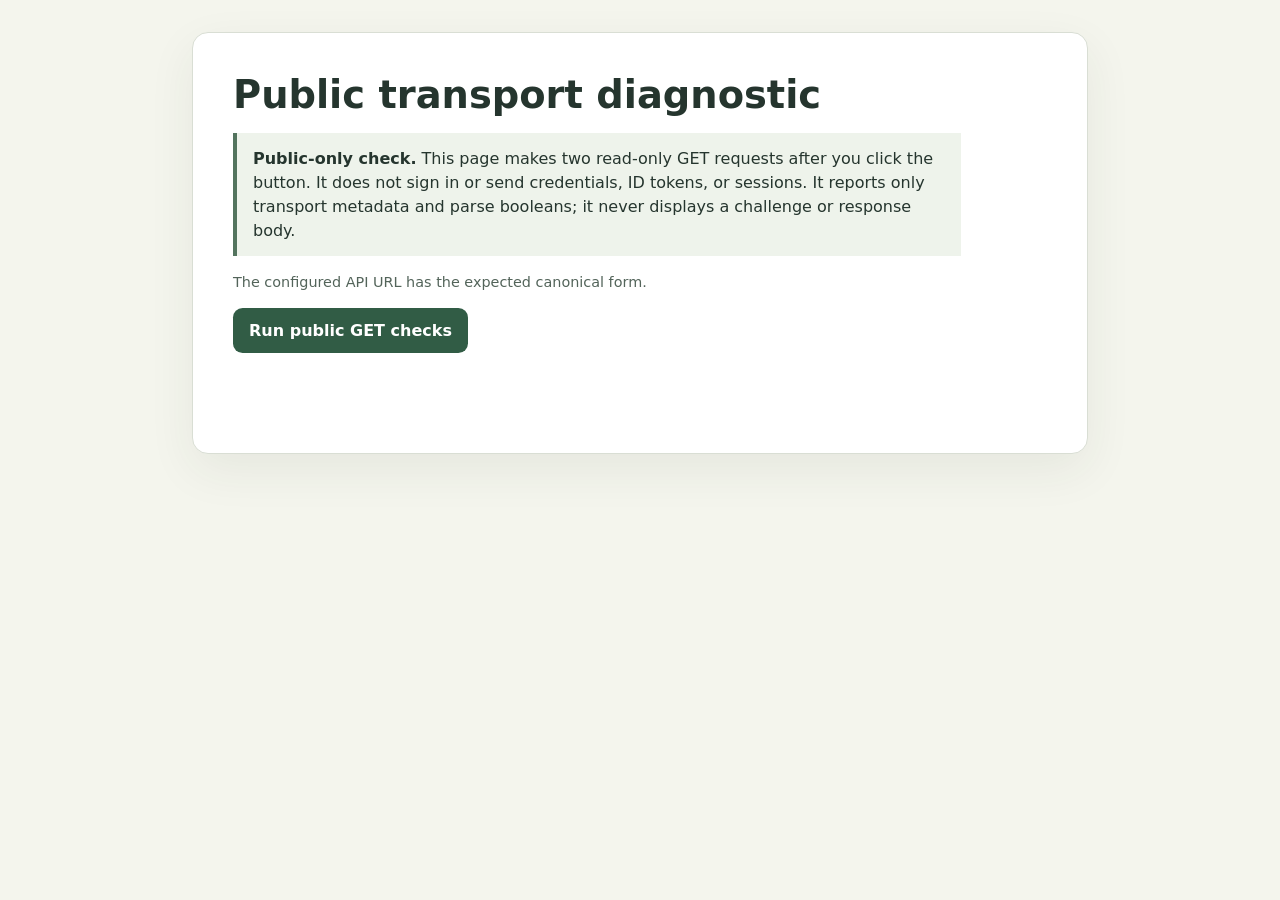
<file: transport-diagnostic.html>
<!doctype html>
<html lang="en">
<head>
  <meta charset="utf-8">
  <meta name="viewport" content="width=device-width,initial-scale=1">
  <meta name="referrer" content="no-referrer">
  <meta name="color-scheme" content="light">
  <title>Public transport diagnostic</title>
  <style>
    :root { color-scheme: light; font: 16px/1.5 system-ui, sans-serif; color: #25352e; background: #f4f5ed; }
    body { max-width: 56rem; margin: 0 auto; padding: 2rem 1rem 4rem; }
    main { background: #fff; border: 1px solid #d9ded4; border-radius: 1rem; padding: clamp(1.25rem, 4vw, 2.5rem); box-shadow: 0 1rem 3rem #24382c12; }
    h1 { margin: 0 0 .5rem; font-size: clamp(1.7rem, 5vw, 2.4rem); line-height: 1.15; }
    p { max-width: 68ch; }
    .note { padding: .85rem 1rem; border-left: .25rem solid #53745e; background: #eef3eb; }
    button { min-height: 2.8rem; border: 0; border-radius: .6rem; padding: .65rem 1rem; color: #fff; background: #315c45; font: inherit; font-weight: 650; cursor: pointer; }
    button:focus-visible { outline: 3px solid #c07828; outline-offset: 3px; }
    button:disabled { cursor: not-allowed; opacity: .55; }
    #state { min-height: 1.5em; }
    .results { display: grid; gap: 1rem; margin-top: 1.25rem; }
    article { border: 1px solid #d9ded4; border-radius: .65rem; padding: 1rem; overflow-wrap: anywhere; }
    article h2 { margin: 0 0 .5rem; font-size: 1.1rem; }
    pre { margin: 0; white-space: pre-wrap; font: .875rem/1.5 ui-monospace, SFMono-Regular, Consolas, monospace; }
    .muted { color: #53645a; font-size: .9rem; }
  </style>
  <script src="config.js"></script>
</head>
<body>
  <main>
    <h1>Public transport diagnostic</h1>
    <p class="note"><strong>Public-only check.</strong> This page makes two read-only GET requests after you click the button. It does not sign in or send credentials, ID tokens, or sessions. It reports only transport metadata and parse booleans; it never displays a challenge or response body.</p>
    <p id="config-state" class="muted" role="status">Checking the public API URL…</p>
    <button id="run" type="button" disabled>Run public GET checks</button>
    <p id="state" role="status" aria-live="polite"></p>
    <section id="results" class="results" aria-label="Diagnostic results"></section>
  </main>
  <script>
    (() => {
      'use strict';
      const button = document.getElementById('run');
      const configState = document.getElementById('config-state');
      const state = document.getElementById('state');
      const results = document.getElementById('results');
      const apiUrl = canonicalApiUrl();
      configState.textContent = apiUrl ? 'The configured API URL has the expected canonical form.' : 'The configured API URL is missing or is not a canonical Apps Script web-app URL.';
      button.disabled = !apiUrl;

      function canonicalApiUrl() {
        try {
          const raw = window.TRACKER_CONFIG && window.TRACKER_CONFIG.apiUrl;
          if (typeof raw !== 'string' || raw.length > 512) return null;
          const url = new URL(raw);
          if (url.href !== raw || url.origin !== 'https://script.google.com' || url.username || url.password || url.search || url.hash ||
              !/^\/macros\/s\/[A-Za-z0-9_-]+\/exec$/.test(url.pathname)) return null;
          return url;
        } catch (_) {
          return null;
        }
      }

      function randomRequestId() {
        if (!window.crypto || typeof window.crypto.getRandomValues !== 'function') throw new Error('Secure random IDs are unavailable.');
        const bytes = new Uint8Array(24);
        window.crypto.getRandomValues(bytes);
        return Array.from(bytes, (byte) => byte.toString(16).padStart(2, '0')).join('');
      }

      function parseChallengeJsonp(text) {
        if (typeof text !== 'string' || text.length > 262144) return false;
        const match = /^\s*trackerCallback\(([\s\S]*)\);\s*$/.exec(text);
        if (!match) return false;
        try {
          const value = JSON.parse(match[1]);
          return !!value && typeof value === 'object' && !Array.isArray(value) &&
            Object.keys(value).length === 1 && typeof value.challenge === 'string' && value.challenge.length > 0;
        } catch (_) {
          return false;
        }
      }

      function parsePublicArray(text) {
        if (typeof text !== 'string' || text.length > 262144) return false;
        try { return Array.isArray(JSON.parse(text)); } catch (_) { return false; }
      }

      function safeErrorName(error) {
        return error && typeof error.name === 'string' && /^[A-Za-z][A-Za-z0-9]{0,39}$/.test(error.name) ? error.name : 'Error';
      }

      async function getDiagnostic(url, parseName, parser) {
        try {
          const response = await fetch(url.href, {
            method: 'GET',
            credentials: 'omit',
            mode: 'cors',
            redirect: 'follow',
            cache: 'no-store',
            referrerPolicy: 'no-referrer'
          });
          const text = await response.text();
          const headers = {};
          for (const name of ['content-type', 'access-control-allow-origin', 'cache-control']) {
            const value = response.headers.get(name);
            if (typeof value === 'string' && value.length <= 200 && !/[\r\n]/.test(value)) headers[name] = value;
          }
          let finalOrigin = null;
          try { finalOrigin = new URL(response.url).origin; } catch (_) { /* Keep only the origin field, or null. */ }
          return {
            status: response.status,
            ok: response.ok,
            redirected: response.redirected,
            type: response.type,
            finalOrigin,
            headers,
            [parseName]: parser(text)
          };
        } catch (error) {
          return { errorName: safeErrorName(error) };
        }
      }

      function showResult(title, value) {
        const card = document.createElement('article');
        const heading = document.createElement('h2');
        heading.textContent = title;
        const details = document.createElement('pre');
        details.textContent = JSON.stringify(value, null, 2);
        card.append(heading, details);
        results.append(card);
      }

      button.addEventListener('click', async () => {
        if (!apiUrl || button.disabled) return;
        button.disabled = true;
        results.replaceChildren();
        state.textContent = 'Running the two public GET checks…';
        try {
          const challengeUrl = new URL(apiUrl.href);
          challengeUrl.searchParams.set('op', 'app.challenge');
          challengeUrl.searchParams.set('gameOp', 'exchange');
          challengeUrl.searchParams.set('requestId', randomRequestId());
          challengeUrl.searchParams.set('callback', 'trackerCallback');
          showResult('Scoped public challenge GET', await getDiagnostic(challengeUrl, 'challengePresent', parseChallengeJsonp));

          const publicUrl = new URL(apiUrl.href);
          publicUrl.searchParams.set('op', 'public');
          showResult('Public projection GET', await getDiagnostic(publicUrl, 'arrayResponse', parsePublicArray));
          state.textContent = 'Both public GET checks finished. No response body or challenge value was displayed.';
        } catch (error) {
          state.textContent = `The diagnostic could not start (${safeErrorName(error)}).`;
        } finally {
          button.disabled = !apiUrl;
        }
      });
    })();
  </script>
</body>
</html>
</file>
<file: style.css>
:root {
  color-scheme: light;
  --ink: #263d34;
  --muted: #586960;
  --forest: #245543;
  --forest-dark: #183d30;
  --sage: #d9e2cf;
  --sage-light: #edf0e5;
  --paper: #f4f5ed;
  --card: #fffefa;
  --gold: #e0ad52;
  --line: #d7ded2;
  font: 16px/1.55 "Aptos", "Segoe UI", system-ui, sans-serif;
  color: var(--ink);
  background: var(--paper);
}

* { box-sizing: border-box; }
html { scroll-behavior: smooth; }
body { margin: 0; min-width: 320px; }
a { color: var(--forest-dark); text-underline-offset: 4px; }
a:hover { color: #102e23; }
button { font: inherit; }
button:focus-visible, a:focus-visible { outline: 3px solid #ad741b; outline-offset: 3px; }

.site-header {
  height: 78px;
  padding: 0 max(28px, calc((100vw - 1190px) / 2));
  display: flex;
  align-items: center;
  gap: 42px;
  background: var(--paper);
  border-bottom: 1px solid rgba(38, 61, 52, .09);
}
.brand { display: inline-flex; align-items: center; gap: 10px; color: var(--ink); font-weight: 750; font-size: 1.1rem; text-decoration: none; letter-spacing: -.025em; white-space: nowrap; }
.brand-mark { display: grid; place-items: center; width: 30px; height: 30px; color: var(--forest); background: #dce7d5; border-radius: 50%; font-size: 1.1rem; }
.site-header nav { display: flex; align-items: center; gap: 30px; margin-left: 10px; }
.site-header nav a { color: #465a4f; text-decoration: none; font-size: .91rem; font-weight: 600; }
.site-header nav a:hover { text-decoration: underline; }
.season-tag { margin-left: auto; color: #586960; font-size: .67rem; letter-spacing: .13em; font-weight: 700; }

main { max-width: 1190px; padding: 0 28px; margin: 0 auto; }
.welcome {
  min-height: 370px;
  margin-top: 24px;
  position: relative;
  overflow: hidden;
  display: flex;
  align-items: center;
  border-radius: 22px;
  background: #e9eee1;
  isolation: isolate;
}
.welcome-copy { position: relative; z-index: 2; padding: 58px 6.5%; max-width: 670px; }
.eyebrow { margin: 0 0 10px; color: var(--forest); font-size: .69rem; letter-spacing: .16em; font-weight: 800; }
h1, h2, h3, p { margin-top: 0; }
h1 { margin-bottom: 16px; font-size: clamp(2.6rem, 5vw, 4.2rem); letter-spacing: -.055em; line-height: 1.03; font-weight: 730; }
.intro { max-width: 435px; margin-bottom: 25px; color: #4d6055; font-size: 1.07rem; }
.text-link { font-weight: 700; text-decoration-thickness: 1.5px; }
.text-link span { margin-left: 6px; }
.welcome-art { position: absolute; z-index: 0; inset: 0 0 0 auto; width: 45%; overflow: hidden; }
.sun { position: absolute; width: 164px; height: 164px; right: 22%; top: 47px; border-radius: 50%; background: #edc96e; }
.hill { position: absolute; bottom: -32%; width: 90%; height: 80%; border-radius: 50% 50% 0 0; transform: rotate(-10deg); }
.hill-back { right: -14%; bottom: -28%; background: #c6d3bc; }
.hill-front { right: 22%; bottom: -48%; background: #99b399; transform: rotate(12deg); }
.art-star { position: absolute; color: #fff9e8; font-size: 1.25rem; }
.star-one { top: 69px; right: 14%; }
.star-two { top: 142px; right: 43%; font-size: .95rem; }

.section-block { padding: 52px 0 8px; scroll-margin-top: 20px; }
.section-heading { display: flex; align-items: end; justify-content: space-between; gap: 20px; margin-bottom: 20px; }
.section-heading .eyebrow { margin-bottom: 5px; }
h2 { margin: 0; font-size: clamp(1.55rem, 3vw, 2.05rem); letter-spacing: -.04em; line-height: 1.2; }
.section-note { padding-bottom: 3px; color: var(--muted); font-size: .86rem; }
.event-grid { display: grid; grid-template-columns: repeat(auto-fit, minmax(min(100%, 320px), 1fr)); gap: 16px; }
.event-card { min-height: 154px; padding: 22px 24px; background: var(--card); border: 1px solid var(--line); border-radius: 13px; box-shadow: 0 5px 16px rgba(34, 58, 45, .035); }
.event-label { margin: 0 0 9px; color: #66764f; font-size: .66rem; letter-spacing: .14em; font-weight: 800; }
.event-card h3 { margin: 0 0 7px; font-size: 1.12rem; letter-spacing: -.02em; }
.event-card p:last-child { margin: 0; color: #526158; }
.empty-state, .loading { margin: 0; padding: 19px 22px; color: var(--muted); background: rgba(255, 254, 250, .75); border: 1px dashed #c4cfc0; border-radius: 12px; }

.player-space { margin-top: 42px; padding: 34px; background: #e8ede2; border-radius: 20px; }
.player-space .section-heading { align-items: center; }
.account-badge, .role-chip { display: inline-flex; align-items: center; min-height: 29px; padding: 4px 11px; border: 1px solid #c8d3c4; border-radius: 999px; color: #385347; background: #f6f7f1; font-size: .75rem; font-weight: 700; text-transform: capitalize; }
.player-grid { display: grid; grid-template-columns: minmax(290px, .95fr) minmax(0, 1.05fr); gap: 16px; }
.account-card, .shared-pages { min-height: 206px; padding: 23px; border: 1px solid rgba(88, 105, 96, .18); border-radius: 14px; background: var(--card); }
.account-card { display: grid; grid-template-columns: 47px 1fr; align-content: start; column-gap: 14px; }
.avatar { display: grid; place-items: center; width: 44px; height: 44px; border-radius: 13px; color: #77551e; background: #f4e6c5; font-size: 1.3rem; }
.account-copy h3, .pages-heading h3 { margin: 1px 0 6px; font-size: 1.05rem; letter-spacing: -.02em; }
.account-copy p { margin: 0; max-width: 380px; color: var(--muted); font-size: .88rem; overflow-wrap: anywhere; }
.account-actions { grid-column: 2; margin-top: 19px; display: flex; align-items: center; flex-wrap: wrap; gap: 10px; }
.button-primary, .button-secondary { min-height: 42px; padding: 9px 17px; border: 1px solid transparent; border-radius: 7px; cursor: pointer; font-weight: 700; font-size: .9rem; transition: background-color .15s ease, transform .15s ease; }
.button-primary { color: white; background: var(--forest); }
.button-primary:hover:not(:disabled) { background: var(--forest-dark); transform: translateY(-1px); }
.button-primary:disabled, .button-secondary:disabled { opacity: .56; cursor: wait; }
.button-secondary { color: var(--forest-dark); background: #fff; border-color: #b8c9ba; }
.button-secondary:hover:not(:disabled) { background: #edf2e8; }
.sign-in-slot { width: 220px; min-height: 44px; }
.sign-in-slot > .button-primary { width: 100%; min-height: 44px; }
.google-button { width: 220px; min-height: 44px; }
.pages-heading { display: flex; align-items: center; justify-content: space-between; gap: 12px; margin-bottom: 13px; }
.page-list { display: grid; grid-template-columns: repeat(auto-fit, minmax(min(100%, 190px), 1fr)); gap: 9px; }
.page-list .empty-state { grid-column: 1 / -1; padding: 14px; font-size: .87rem; }
.page-card { display: flex; align-items: center; justify-content: space-between; gap: 8px; min-height: 57px; padding: 11px 12px; text-align: left; color: var(--ink); background: #f7f8f3; border: 1px solid #dce3d7; border-radius: 9px; cursor: pointer; }
.page-card:hover { border-color: #94ad98; background: #f0f4eb; }
.page-card-title { font-weight: 700; font-size: .87rem; }
.page-card-action { color: var(--forest); font-size: .75rem; font-weight: 700; white-space: nowrap; }
.status { min-height: 25px; margin: 15px 2px 0; color: #506259; font-size: .86rem; }
.status[data-tone="error"] { color: #8a302c; }
.status[data-tone="success"] { color: #245543; }
.status[data-tone="notice"] { color: #705116; }
.page-preview { margin-top: 13px; padding: 20px 22px; background: #fffefa; border: 1px solid #cfd9ca; border-left: 4px solid var(--gold); border-radius: 10px; }
.page-preview h3 { margin-bottom: 5px; }
.page-preview p { margin: 0; color: var(--muted); }
.private-page-frame { display: block; width: 100%; height: min(72vh, 820px); min-height: 380px; margin-top: 14px; border: 1px solid var(--line); border-radius: 9px; background: #fffefa; }
.private-page-frame:focus-visible { outline: 3px solid #ad741b; outline-offset: 2px; }

footer { max-width: 1190px; min-height: 91px; margin: 0 auto; padding: 24px 28px; display: flex; align-items: center; gap: 22px; color: var(--muted); font-size: .8rem; }
.footer-brand { font-size: .95rem; }
footer > a:last-child { margin-left: auto; font-weight: 650; }

[hidden] { display: none !important; }
@media (max-width: 760px) {
  .site-header { height: auto; min-height: 70px; padding: 14px 20px; flex-wrap: wrap; gap: 12px 22px; }
  .site-header nav { order: 3; width: 100%; margin: 0; gap: 20px; }
  .season-tag { font-size: .6rem; }
  main { padding: 0 18px; }
  .welcome { min-height: 410px; align-items: start; }
  .welcome-copy { padding: 38px 27px 185px; }
  h1 { font-size: clamp(2.4rem, 10vw, 3.25rem); }
  .welcome-art { inset: auto 0 0; width: 100%; height: 205px; }
  .sun { width: 106px; height: 106px; top: 23px; right: 21%; }
  .hill { height: 90%; }
  .section-block { padding-top: 39px; }
  .player-space { margin-top: 31px; padding: 23px 17px; }
  .section-heading { align-items: start !important; }
  .section-note { display: none; }
  .player-grid { grid-template-columns: 1fr; }
  .account-card, .shared-pages { padding: 18px; }
  .private-page-frame { height: min(72vh, 760px); min-height: 330px; }
  footer { padding: 22px 18px; flex-wrap: wrap; gap: 10px 16px; }
  footer > span { order: 3; width: 100%; }
}
@media (max-width: 390px) {
  .brand { font-size: 1rem; }
  .season-tag { max-width: 120px; text-align: right; }
  .account-card { grid-template-columns: 39px 1fr; column-gap: 11px; }
  .avatar { width: 38px; height: 38px; border-radius: 11px; }
}
@media (prefers-reduced-motion: reduce) {
  *, *::before, *::after { scroll-behavior: auto !important; animation-duration: .01ms !important; animation-iteration-count: 1 !important; transition-duration: .01ms !important; }
}
</file>
